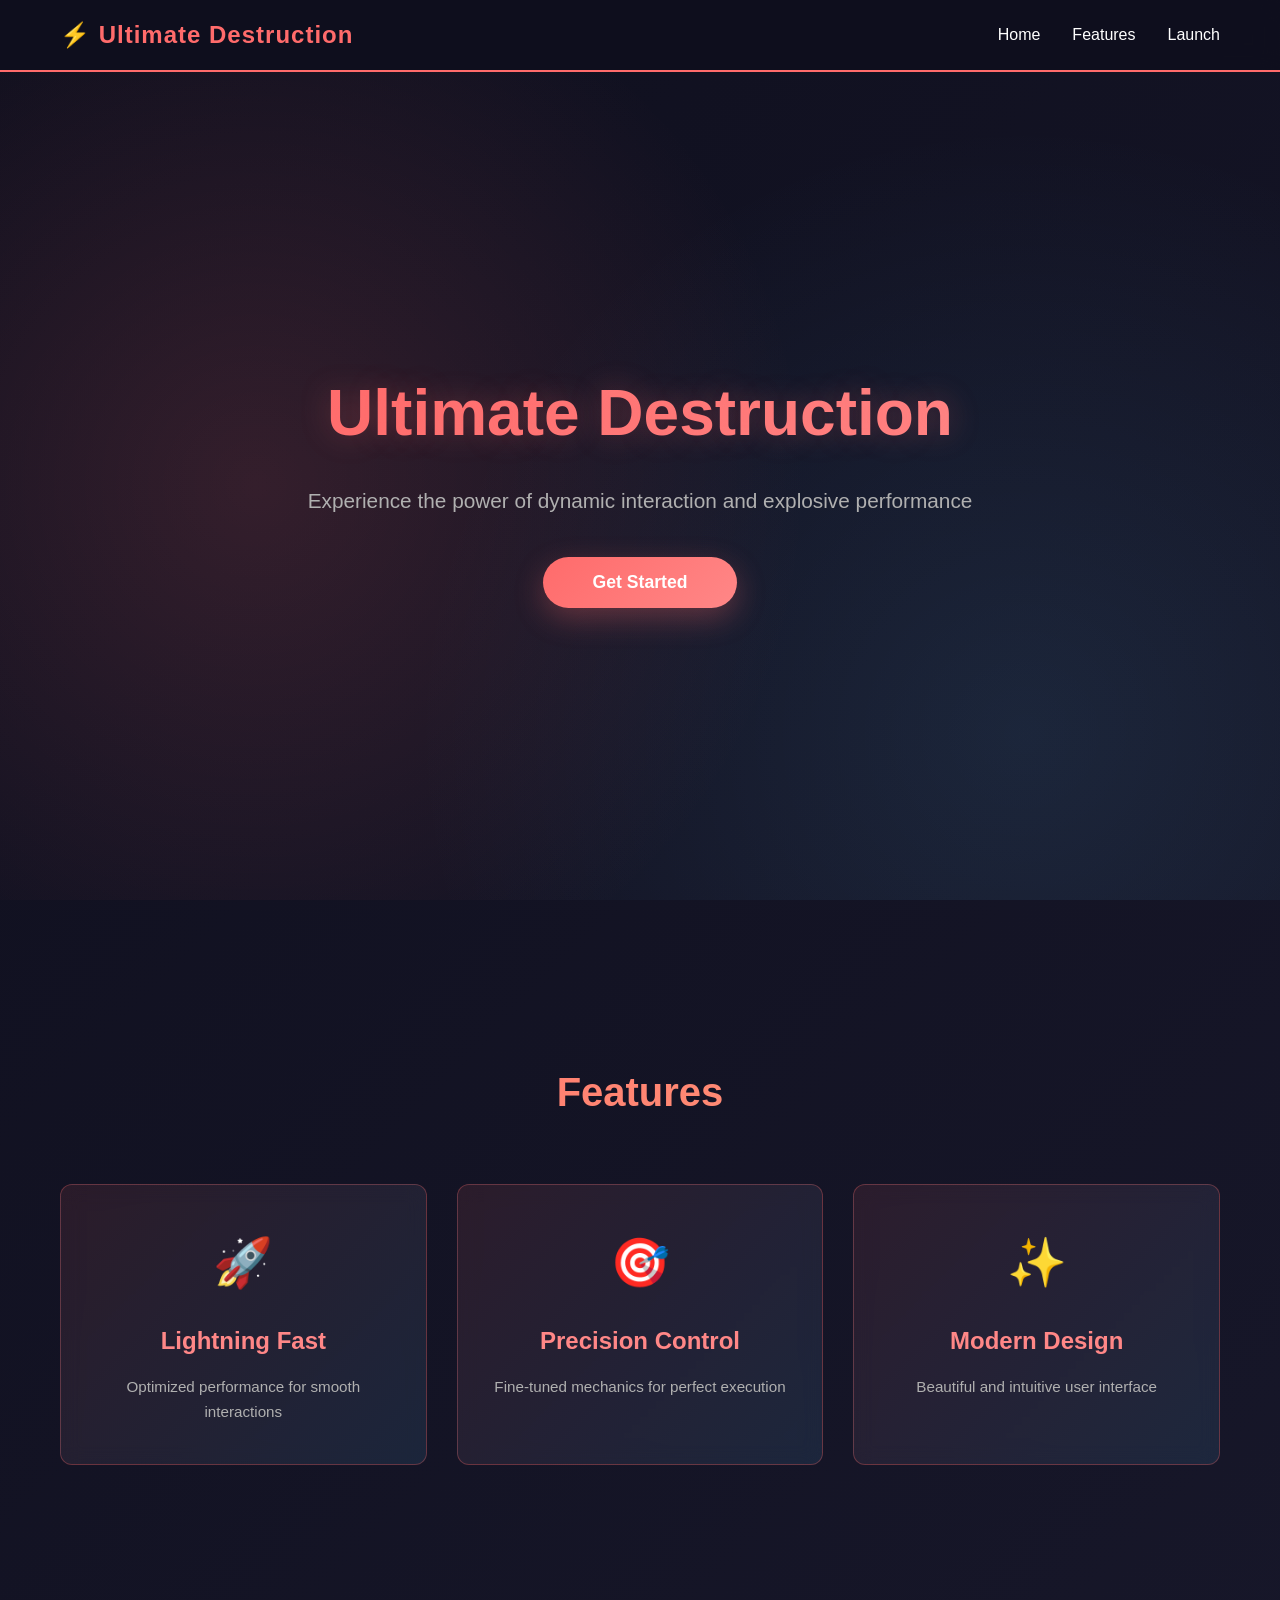
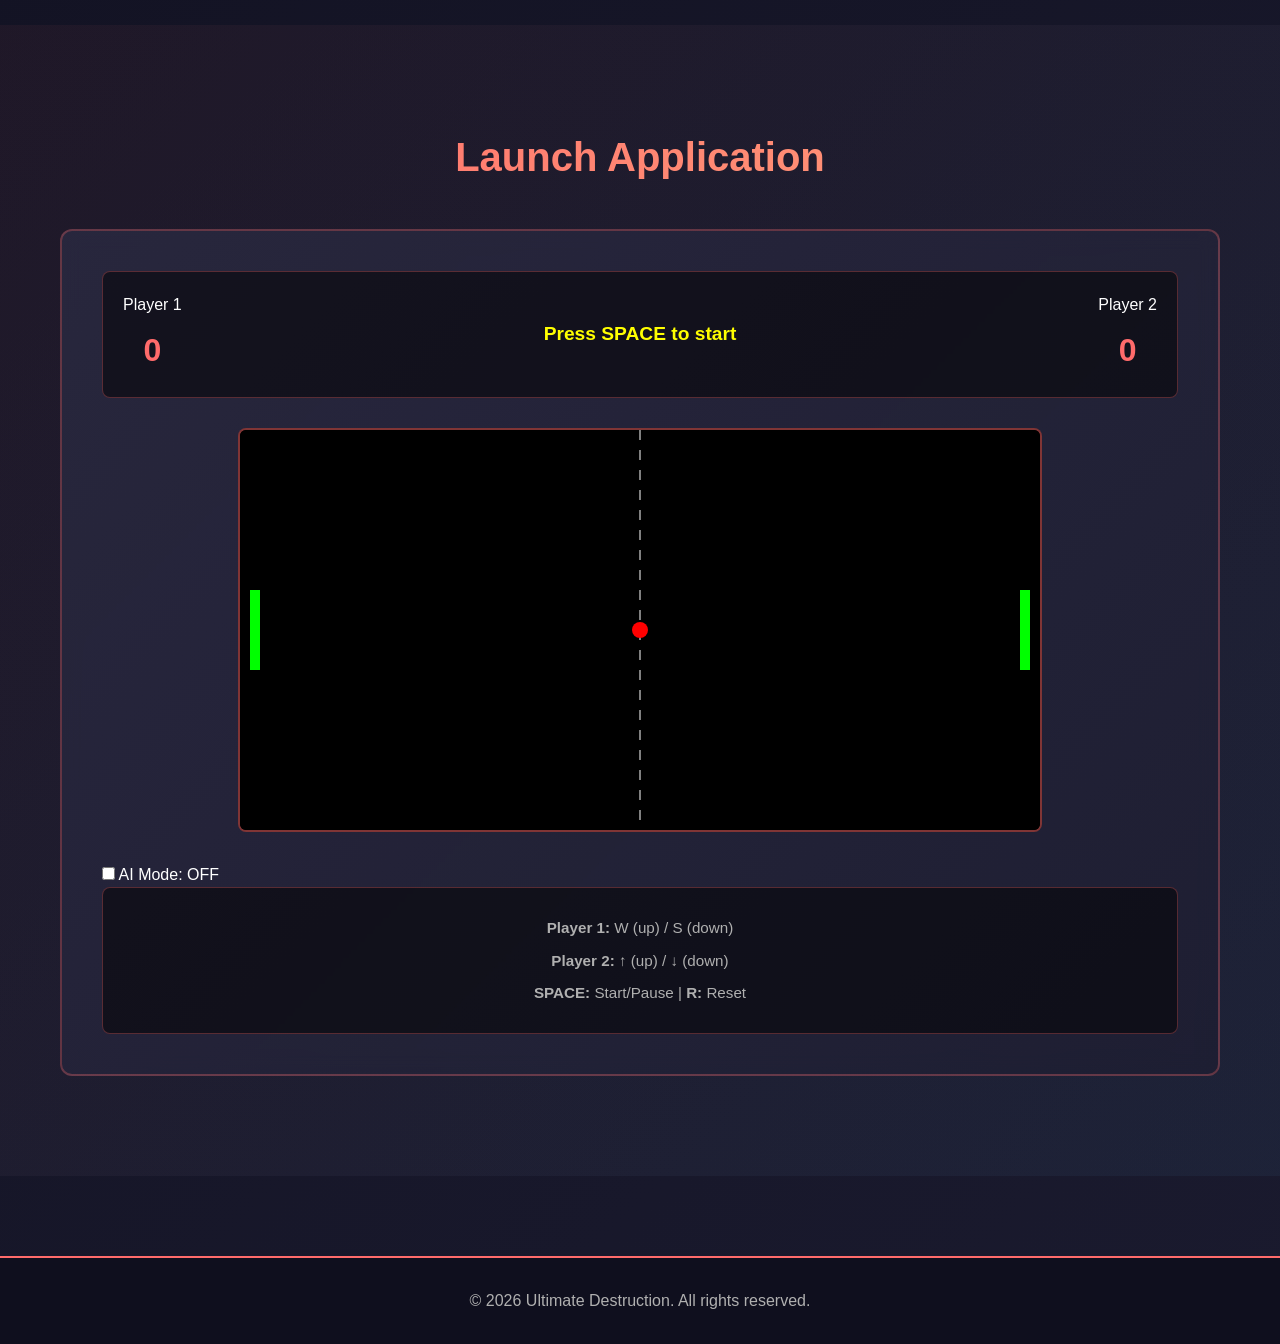
<file: ultimatedestruction/index.html>
<!DOCTYPE html>
<html lang="en">
<head>
    <meta charset="UTF-8">
    <meta name="viewport" content="width=device-width, initial-scale=1.0">
    <title>Ultimate Destruction</title>
    <link rel="stylesheet" href="styles.css">
</head>
<body>
    <nav class="navbar">
        <div class="nav-container">
            <div class="nav-brand">⚡ Ultimate Destruction</div>
            <div class="nav-links">
                <a href="#home" class="nav-link">Home</a>
                <a href="#features" class="nav-link">Features</a>
                <a href="#app" class="nav-link">Launch</a>
            </div>
        </div>
    </nav>

    <section id="home" class="hero">
        <div class="hero-content">
            <h1 class="hero-title">Ultimate Destruction</h1>
            <p class="hero-subtitle">Experience the power of dynamic interaction and explosive performance</p>
            <button class="cta-button" onclick="document.getElementById('app').scrollIntoView({behavior: 'smooth'})">
                Get Started
            </button>
        </div>
        <div class="hero-background"></div>
    </section>

    <section id="features" class="features">
        <h2>Features</h2>
        <div class="features-grid">
            <div class="feature-card">
                <div class="feature-icon">🚀</div>
                <h3>Lightning Fast</h3>
                <p>Optimized performance for smooth interactions</p>
            </div>
            <div class="feature-card">
                <div class="feature-icon">🎯</div>
                <h3>Precision Control</h3>
                <p>Fine-tuned mechanics for perfect execution</p>
            </div>
            <div class="feature-card">
                <div class="feature-icon">✨</div>
                <h3>Modern Design</h3>
                <p>Beautiful and intuitive user interface</p>
            </div>
        </div>
    </section>

    <section id="app" class="app-section">
        <div class="container">
            <h2>Launch Application</h2>
            <div class="app-container">
                <div class="game-header">
                    <div class="score">
                        <span>Player 1</span>
                        <span id="score1" class="score-value">0</span>
                    </div>
                    <div id="status" class="game-status">Press SPACE to start</div>
                    <div class="score">
                        <span id="player2Label">Player 2</span>
                        <span id="score2" class="score-value">0</span>
                    </div>
                </div>
                <canvas id="gameCanvas" width="800" height="400"></canvas>
                <div class="game-mode-toggle">
                    <label for="modeToggle">
                        <input type="checkbox" id="modeToggle">
                        <span id="modeLabel">AI Mode: OFF</span>
                    </label>
                </div>
                <div class="game-controls">
                    <p><strong>Player 1:</strong> W (up) / S (down)</p>
                    <p id="player2Controls"><strong>Player 2:</strong> ↑ (up) / ↓ (down)</p>
                    <p><strong>SPACE:</strong> Start/Pause | <strong>R:</strong> Reset</p>
                </div>
            </div>
        </div>
    </section>

    <footer class="footer">
        <p>&copy; 2026 Ultimate Destruction. All rights reserved.</p>
    </footer>

    <script src="utils.js"></script>
    <script src="script.js"></script>
</body>
</html>
</file>
<file: ultimatedestruction/styles.css>
/* ========================================
   GLOBAL STYLES & RESET
   ======================================== */
* {
    margin: 0;
    padding: 0;
    box-sizing: border-box;
}

html {
    scroll-behavior: smooth;
}

body {
    font-family: 'Segoe UI', Tahoma, Geneva, Verdana, sans-serif;
    background: linear-gradient(135deg, #0f0f1e 0%, #1a1a2e 100%);
    color: #ffffff;
    line-height: 1.6;
    overflow-x: hidden;
}

/* ========================================
   NAVBAR
   ======================================== */
.navbar {
    position: fixed;
    top: 0;
    width: 100%;
    background: rgba(15, 15, 30, 0.95);
    backdrop-filter: blur(10px);
    border-bottom: 2px solid #ff6b6b;
    z-index: 1000;
    padding: 1rem 0;
}

.nav-container {
    max-width: 1200px;
    margin: 0 auto;
    padding: 0 20px;
    display: flex;
    justify-content: space-between;
    align-items: center;
}

.nav-brand {
    font-size: 1.5rem;
    font-weight: bold;
    color: #ff6b6b;
    letter-spacing: 1px;
}

.nav-links {
    display: flex;
    gap: 2rem;
}

.nav-link {
    color: #ffffff;
    text-decoration: none;
    font-weight: 500;
    transition: color 0.3s ease;
    position: relative;
}

.nav-link:hover {
    color: #ff6b6b;
}

.nav-link::after {
    content: '';
    position: absolute;
    bottom: -5px;
    left: 0;
    width: 0;
    height: 2px;
    background: #ff6b6b;
    transition: width 0.3s ease;
}

.nav-link:hover::after {
    width: 100%;
}

/* ========================================
   HERO SECTION
   ======================================== */
.hero {
    margin-top: 70px;
    min-height: calc(100vh - 70px);
    display: flex;
    align-items: center;
    justify-content: center;
    position: relative;
    overflow: hidden;
    padding: 40px 20px;
}

.hero-background {
    position: absolute;
    top: 0;
    left: 0;
    right: 0;
    bottom: 0;
    background: radial-gradient(circle at 20% 50%, rgba(255, 107, 107, 0.15) 0%, transparent 50%),
                radial-gradient(circle at 80% 80%, rgba(100, 200, 255, 0.1) 0%, transparent 50%);
    animation: pulse-bg 15s ease-in-out infinite;
    z-index: 0;
}

@keyframes pulse-bg {
    0%, 100% { transform: scale(1); }
    50% { transform: scale(1.05); }
}

.hero-content {
    position: relative;
    z-index: 1;
    text-align: center;
    max-width: 800px;
}

.hero-title {
    font-size: 4rem;
    font-weight: 900;
    margin-bottom: 20px;
    background: linear-gradient(135deg, #ff6b6b 0%, #ff8787 100%);
    -webkit-background-clip: text;
    -webkit-text-fill-color: transparent;
    background-clip: text;
    text-shadow: 0 0 30px rgba(255, 107, 107, 0.3);
    animation: fade-in-down 1s ease;
}

.hero-subtitle {
    font-size: 1.3rem;
    color: #b0b0b0;
    margin-bottom: 40px;
    animation: fade-in-up 1s ease 0.2s both;
}

.cta-button {
    padding: 15px 50px;
    font-size: 1.1rem;
    font-weight: 700;
    color: white;
    background: linear-gradient(135deg, #ff6b6b 0%, #ff8787 100%);
    border: none;
    border-radius: 50px;
    cursor: pointer;
    transition: all 0.3s ease;
    box-shadow: 0 10px 30px rgba(255, 107, 107, 0.3);
    animation: fade-in-up 1s ease 0.4s both;
}

.cta-button:hover {
    transform: translateY(-3px);
    box-shadow: 0 15px 40px rgba(255, 107, 107, 0.5);
}

.cta-button:active {
    transform: translateY(-1px);
}

@keyframes fade-in-down {
    from {
        opacity: 0;
        transform: translateY(-30px);
    }
    to {
        opacity: 1;
        transform: translateY(0);
    }
}

@keyframes fade-in-up {
    from {
        opacity: 0;
        transform: translateY(30px);
    }
    to {
        opacity: 1;
        transform: translateY(0);
    }
}

/* ========================================
   FEATURES SECTION
   ======================================== */
.features {
    max-width: 1200px;
    margin: 80px auto;
    padding: 80px 20px;
    text-align: center;
}

.features h2 {
    font-size: 2.5rem;
    margin-bottom: 60px;
    background: linear-gradient(135deg, #ff6b6b 0%, #ffa07a 100%);
    -webkit-background-clip: text;
    -webkit-text-fill-color: transparent;
    background-clip: text;
}

.features-grid {
    display: grid;
    grid-template-columns: repeat(auto-fit, minmax(280px, 1fr));
    gap: 30px;
}

.feature-card {
    padding: 40px 30px;
    background: linear-gradient(135deg, rgba(255, 107, 107, 0.1) 0%, rgba(100, 200, 255, 0.1) 100%);
    border: 1px solid rgba(255, 107, 107, 0.3);
    border-radius: 12px;
    transition: all 0.3s ease;
    backdrop-filter: blur(10px);
}

.feature-card:hover {
    transform: translateY(-10px);
    border-color: #ff6b6b;
    box-shadow: 0 20px 40px rgba(255, 107, 107, 0.2);
}

.feature-icon {
    font-size: 3rem;
    margin-bottom: 20px;
}

.feature-card h3 {
    font-size: 1.5rem;
    margin-bottom: 15px;
    color: #ff8787;
}

.feature-card p {
    color: #b0b0b0;
    font-size: 0.95rem;
}

/* ========================================
   APP SECTION
   ======================================== */
.app-section {
    padding: 80px 20px;
    background: linear-gradient(135deg, rgba(255, 107, 107, 0.05) 0%, rgba(100, 200, 255, 0.05) 100%);
}

.app-section .container {
    max-width: 1200px;
    margin: 0 auto;
}

.app-section h2 {
    font-size: 2.5rem;
    margin-bottom: 40px;
    text-align: center;
    background: linear-gradient(135deg, #ff6b6b 0%, #ffa07a 100%);
    -webkit-background-clip: text;
    -webkit-text-fill-color: transparent;
    background-clip: text;
}

.app-container {
    margin-top: 30px;
    padding: 40px;
    background: linear-gradient(135deg, rgba(42, 42, 66, 0.8) 0%, rgba(30, 30, 50, 0.8) 100%);
    border-radius: 12px;
    border: 2px solid rgba(255, 107, 107, 0.3);
    backdrop-filter: blur(10px);
    transition: all 0.3s ease;
}

.app-container:hover {
    border-color: #ff6b6b;
    box-shadow: 0 20px 40px rgba(255, 107, 107, 0.15);
}

/* ========================================
   GAME STYLES
   ======================================== */
.game-header {
    display: flex;
    justify-content: space-between;
    align-items: center;
    margin-bottom: 30px;
    padding: 20px;
    background: rgba(0, 0, 0, 0.5);
    border-radius: 8px;
    border: 1px solid rgba(255, 107, 107, 0.3);
}

.score {
    display: flex;
    flex-direction: column;
    align-items: center;
    gap: 8px;
}

.score-value {
    font-size: 2rem;
    font-weight: bold;
    color: #ff6b6b;
}

.game-status {
    font-size: 1.2rem;
    font-weight: bold;
    color: #ffff00;
    text-align: center;
    min-width: 200px;
}

#gameCanvas {
    display: block;
    margin: 0 auto 30px;
    background: #000;
    border-radius: 8px;
    border: 2px solid rgba(255, 107, 107, 0.5);
    max-width: 100%;
    height: auto;
}

.game-controls {
    padding: 20px;
    background: rgba(0, 0, 0, 0.5);
    border-radius: 8px;
    border: 1px solid rgba(255, 107, 107, 0.3);
    text-align: center;
}

.game-controls p {
    margin: 8px 0;
    color: #b0b0b0;
    font-size: 0.95rem;
}

/* ========================================
   CONTAINER
   ======================================== */
.container {
    max-width: 1200px;
    margin: 0 auto;
    padding: 20px;
}

/* ========================================
   FOOTER
   ======================================== */
.footer {
    background: rgba(15, 15, 30, 0.95);
    border-top: 2px solid #ff6b6b;
    text-align: center;
    padding: 30px 20px;
    color: #b0b0b0;
    margin-top: 80px;
}

.footer p {
    margin: 0;
}

/* ========================================
   RESPONSIVE DESIGN
   ======================================== */
@media (max-width: 768px) {
    .nav-links {
        gap: 1rem;
        font-size: 0.9rem;
    }

    .hero-title {
        font-size: 2.5rem;
    }

    .hero-subtitle {
        font-size: 1.1rem;
    }

    .features h2,
    .app-section h2 {
        font-size: 2rem;
    }

    .features-grid {
        grid-template-columns: 1fr;
    }

    .app-container {
        padding: 20px;
    }

    .game-header {
        flex-direction: column;
        gap: 15px;
    }

    #gameCanvas {
        width: 100%;
        max-width: 600px;
    }
}

@media (max-width: 480px) {
    .nav-brand {
        font-size: 1.2rem;
    }

    .nav-links {
        gap: 0.5rem;
        font-size: 0.8rem;
    }

    .hero {
        margin-top: 60px;
    }

    .hero-title {
        font-size: 1.8rem;
    }

    .hero-subtitle {
        font-size: 1rem;
    }

    .cta-button {
        padding: 12px 35px;
        font-size: 1rem;
    }

    .score-value {
        font-size: 1.5rem;
    }

    #gameCanvas {
        width: 100%;
    }

    .game-controls p {
        font-size: 0.85rem;
    }
}

/* ========================================
   SCROLLBAR STYLING
   ======================================== */
::-webkit-scrollbar {
    width: 10px;
}

::-webkit-scrollbar-track {
    background: #1a1a2e;
}

::-webkit-scrollbar-thumb {
    background: #ff6b6b;
    border-radius: 5px;
}

::-webkit-scrollbar-thumb:hover {
    background: #ff8787;
}
</file>
